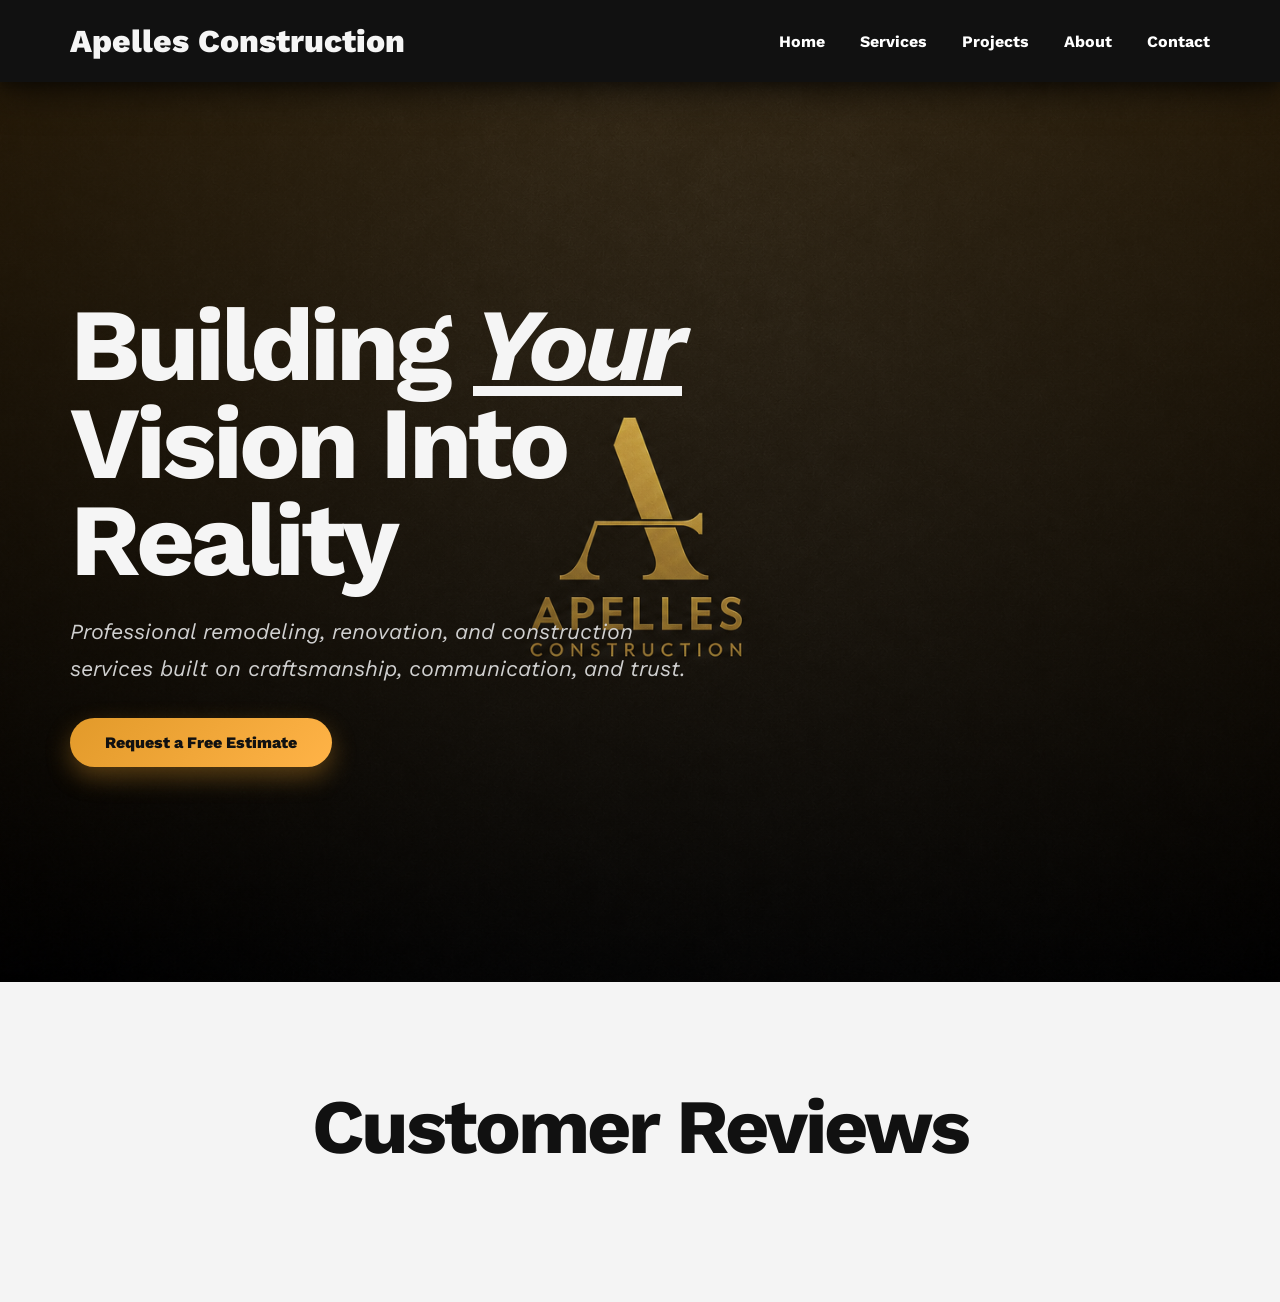
<file: index.html>
<!doctype html>
<html>
    <head>
        <title>Apelles Construction</title>
        <link rel="stylesheet" href="/index.css" />
    </head>

    <script>
        var script = document.createElement("script");
        script.type = "module";
        script.src = "https://widgets.revue.us/2.0/rw-widget-masonry.js";
        document.getElementsByTagName("head")[0].appendChild(script);
    </script>
    <script src="/javascript/index.js"></script>
    <body>
        <nav>
            <h2>Apelles Construction</h2>
            <div>
                <a href="/index.html">Home</a>
                <a href="/pages/services/">Services</a>
                <a href="/pages/projects/">Projects</a>
                <a href="/pages/about/">About</a>
                <a href="/pages/contact/">Contact</a>
            </div>
        </nav>

        <section id="hero">
            <div class="hero-content fly-in">
                <h1>
                    Building <i><u>Your</u></i> Vision Into Reality
                </h1>
                <p>
                    <i>
                        Professional remodeling, renovation, and construction
                        services built on craftsmanship, communication, and
                        trust.
                    </i>
                </p>
                <a class="button" href="/pages/contact/"
                    >Request a Free Estimate</a
                >
            </div>
        </section>
        <section id="reviews">
            <h2 class="fly-in">Customer Reviews</h2>

            <div id="reviews-widget">
                <div data-rw-masonry="51019"></div>
            </div>
        </section>
        <script src="/javascript/scroll.js"></script>
    </body>
</html>
</file>
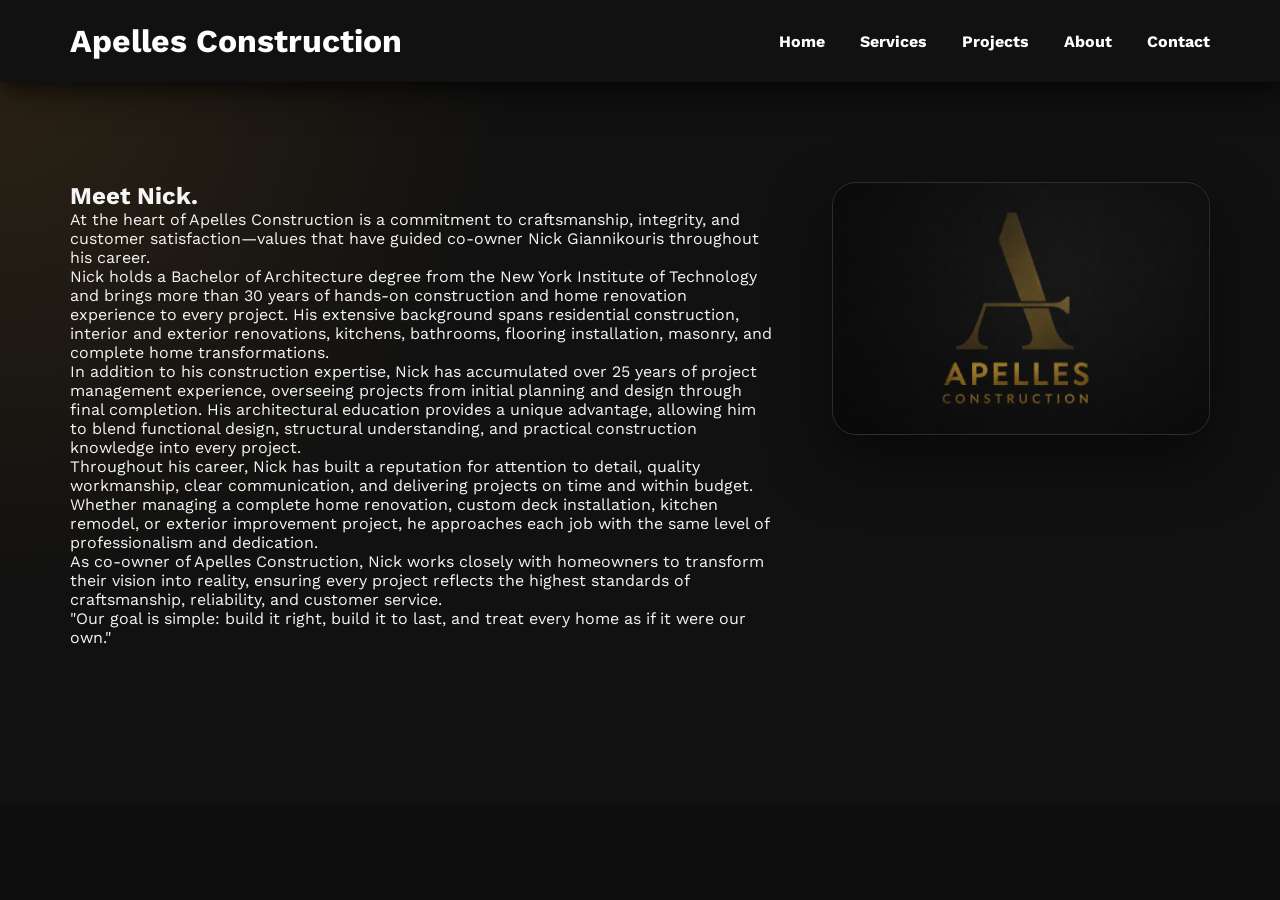
<file: pages/about/index.html>
<!DOCTYPE html>
<html lang="en">

<head>
  <meta charset="UTF-8">
  <meta name="viewport" content="width=device-width, initial-scale=1.0">

  <title>About | Apelles Construction</title>

  <link rel="stylesheet" href="/index.css">
</head>

<body>

  <nav>
    <h2>
      <a href="/">Apelles Construction</a>
    </h2>

    <div>
      <a href="/">Home</a>
      <a href="/pages/services/">Services</a>
      <a href="/pages/projects/">Projects</a>
      <a href="/pages/about/">About</a>
      <a href="/pages/contact/">Contact</a>
    </div>
  </nav>

  <section class="page">

    <div class="about-layout fly-in">
      <div class="about-content">

        <h1>Meet Nick.</h1>

        <p>
          At the heart of Apelles Construction is a commitment to craftsmanship,
          integrity, and customer satisfaction—values that have guided co-owner
          Nick Giannikouris throughout his career.
        </p>
        <p>
          Nick holds a Bachelor of Architecture degree from the New York
          Institute of Technology and brings more than 30 years of hands-on
          construction and home renovation experience to every project.
          His extensive background spans residential construction,
          interior and exterior renovations, kitchens, bathrooms,
          flooring installation, masonry, and complete home transformations.
        </p>
        <p>
          In addition to his construction expertise, Nick has accumulated
          over 25 years of project management experience, overseeing projects
          from initial planning and design through final completion.
          His architectural education provides a unique advantage,
          allowing him to blend functional design, structural understanding,
          and practical construction knowledge into every project.
        </p>
        <p>
          Throughout his career, Nick has built a reputation for attention
          to detail, quality workmanship, clear communication, and delivering
          projects on time and within budget. Whether managing a complete
          home renovation, custom deck installation, kitchen remodel,
          or exterior improvement project, he approaches each job with
          the same level of professionalism and dedication.
        </p>
        <p>
          As co-owner of Apelles Construction, Nick works closely with
          homeowners to transform their vision into reality, ensuring
          every project reflects the highest standards of craftsmanship,
          reliability, and customer service.
        </p>
        <blockquote>
          "Our goal is simple: build it right, build it to last,
          and treat every home as if it were our own."
        </blockquote>

        
      </div>
      <div class="about-pic">
          <img src="/assets/bg1.png" alt="Portrait of Nick Giannikouris">
        </div>
    </div>

  </section>

  <script src="/javascript/scroll.js"></script>

</body>

</html>
</file>
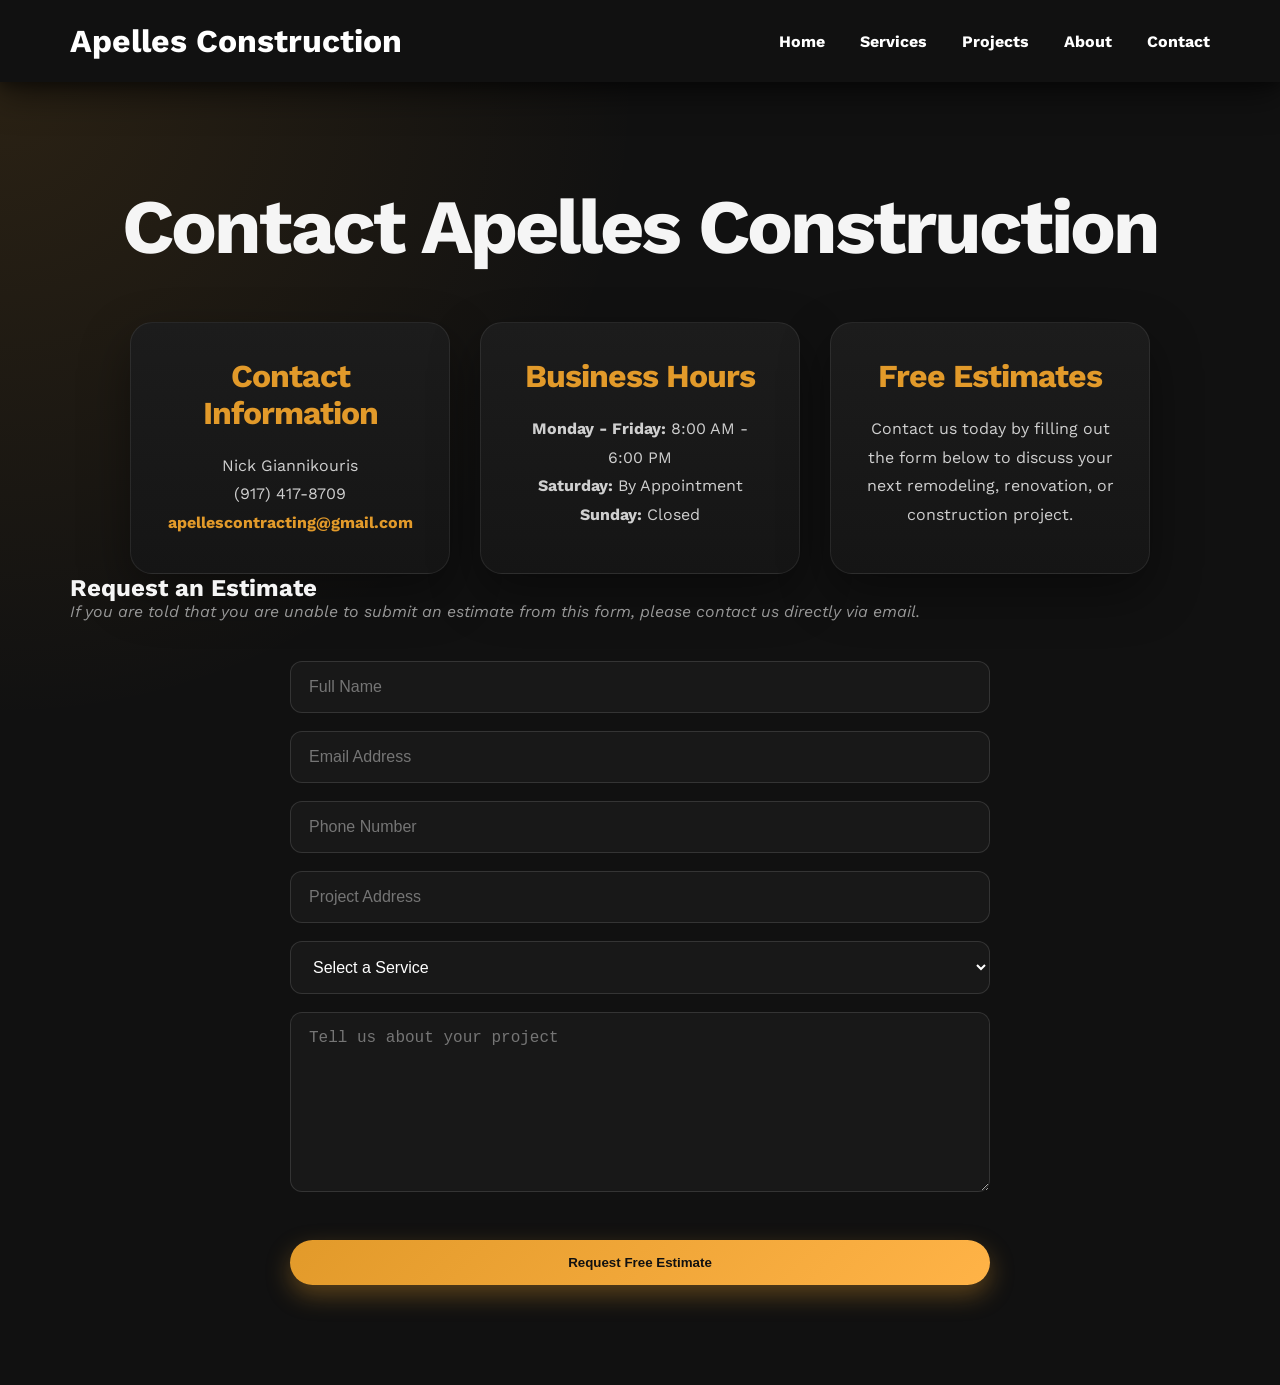
<file: pages/contact/index.html>
<!DOCTYPE html>
<html lang="en">
<head>
  <meta charset="UTF-8">
  <meta name="viewport" content="width=device-width, initial-scale=1.0">
  <title>Contact | Apelles Construction</title>
  <link rel="stylesheet" href="/index.css">
</head>
<body>
  <nav>
    <h2><a href="/index.html">Apelles Construction</a></h2>
    <div>
            <a href="/index.html">Home</a>
            <a href="/pages/services/">Services</a>
            <a href="/pages/projects/">Projects</a>
            <a href="/pages/about/">About</a>
            <a href="/pages/contact/">Contact</a>
        </div>
  </nav>

  <section class="page">
    <h1>Contact Apelles Construction</h1>

    <div class="contact-grid fly-in">

        <div class="contact-card">
            <h2>Contact Information</h2>
            <p>
                Nick Giannikouris<br>
                (917) 417-8709<br>
                <a href="mailto:apellescontracting@gmail.com">apellescontracting@gmail.com</a>
            </p>
        </div>

        <div class="contact-card">
            <h2>Business Hours</h2>
            <p>
                <b>Monday - Friday:</b> 8:00 AM - 6:00 PM<br>
                <b>Saturday:</b> By Appointment<br>
                <b>Sunday:</b> Closed
            </p>
        </div>

        <div class="contact-card">
            <h2>Free Estimates</h2>
            <p>
                Contact us today by filling out the form below to discuss your next remodeling,
                renovation, or construction project.
            </p>
        </div>

    </div>
    <div class="estimate-section fly-in">
        <h2>Request an Estimate</h2>
        <p class="disclaimer">If you are told that you are unable to submit an estimate from this form, please contact us directly via email.</p>
        <form action="https://formspree.io/f/mbdelayv" method="POST">
            <input id="form-name" name="name" type="text" placeholder="Full Name" required>
            <input id="form-email" name="email" type="email" placeholder="Email Address" required>
            <input id="form-phone" name="phone" type="tel" placeholder="Phone Number">
            <input id="form-address" name="address" type="text" placeholder="Project Address">

            <select id="form-service" name="service">
                <option value="">Select a Service</option>
                <option>Kitchen Remodel</option>
                <option>Bathroom Remodel</option>
                <option>Basement Finishing</option>
                <option>Deck Construction</option>
                <option>Whole Home Renovation</option>
                <option>Other (Must specify in description)</option>
            </select>

            <textarea id="form-description" name="description" placeholder="Tell us about your project"></textarea>

            <button type="submit" id="estimate-button">
                Request Free Estimate
            </button>
        </form>
    </div>
</section>
<script src="/javascript/scroll.js"></script>
</body>
</html>
</file>
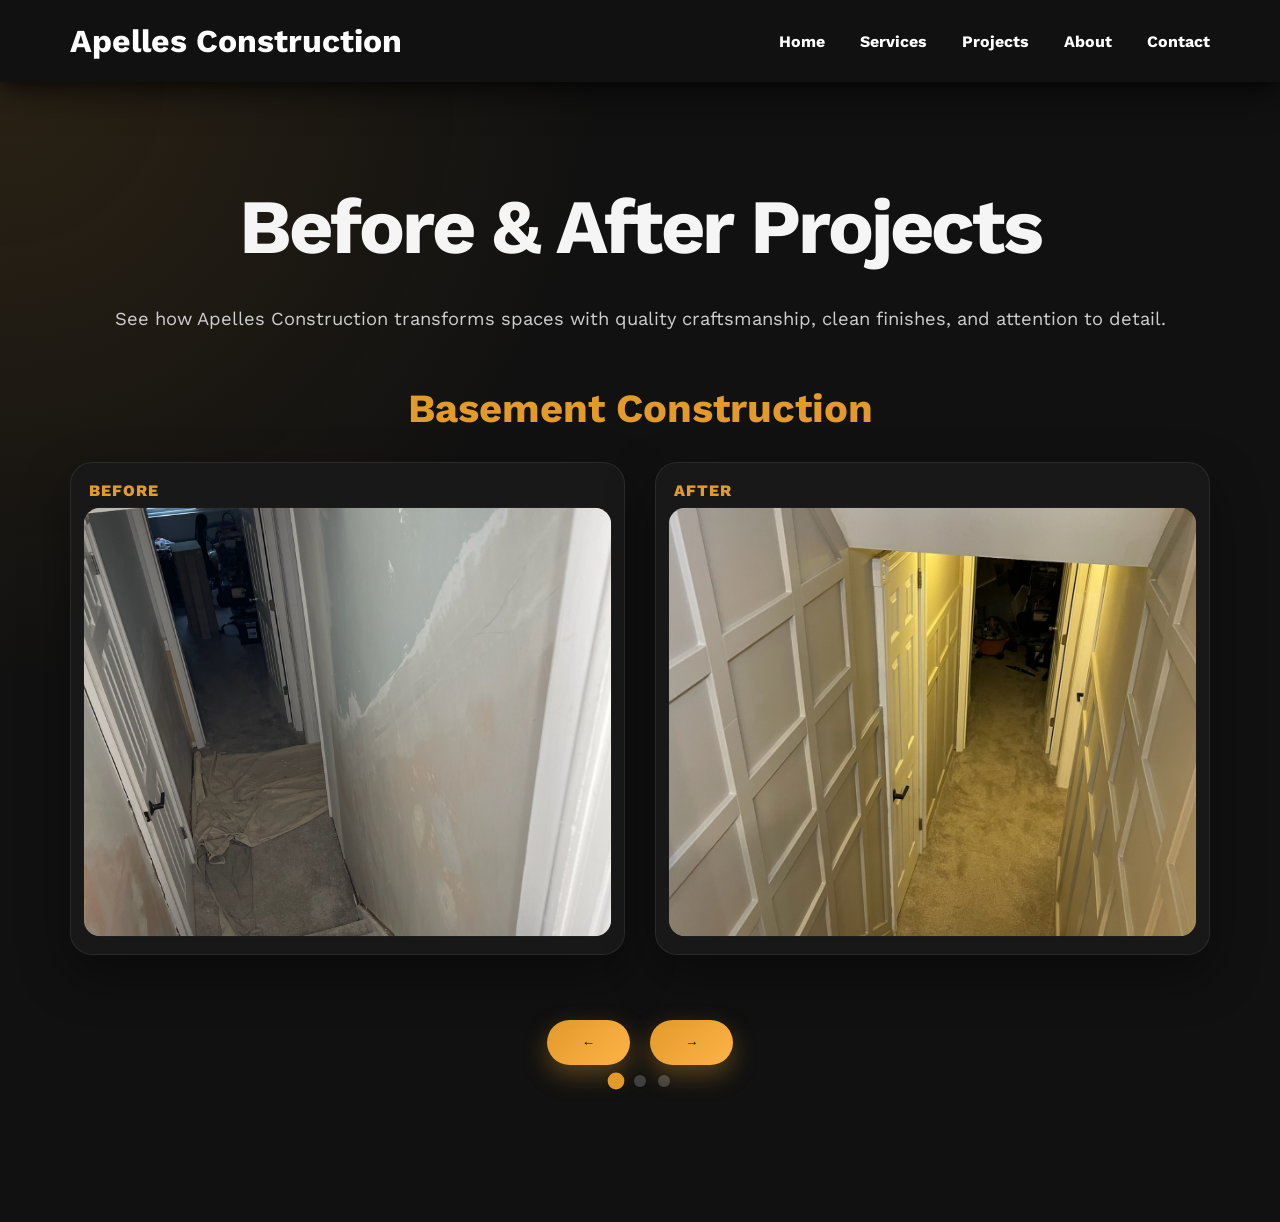
<file: pages/projects/index.html>
<!doctype html>
<html lang="en">

<head>
    <meta charset="UTF-8">
    <meta name="viewport" content="width=device-width, initial-scale=1.0">
    <title>Projects | Apelles Construction</title>
    <link rel="stylesheet" href="/index.css">
</head>

<body>
    <nav>
        <h2><a href="/">Apelles Construction</a></h2>
        <div>
            <a href="/">Home</a>
            <a href="/pages/services/">Services</a>
            <a href="/pages/projects/">Projects</a>
            <a href="/pages/about/">About</a>
            <a href="/pages/contact/">Contact</a>
        </div>
    </nav>

    <section class="page projects-page">
        <h1>Before & After Projects</h1>
        <p class="page-intro">
            See how Apelles Construction transforms spaces with quality craftsmanship,
            clean finishes, and attention to detail.
        </p>

        <div class="project-slider fly-in">

            <div class="project-slide active">
                <h2>Basement Construction</h2>
                <div class="before-after">
                    <div>
                        <span>Before</span>
                        <img src="/assets/projects/basement/before.jpg" alt="Kitchen before remodel">
                    </div>

                    <div>
                        <span>After</span>
                        <img src="/assets/projects/basement/after.jpg" alt="Kitchen after remodel">
                    </div>
                </div>
            </div>

            <div class="project-slide">
                <h2>Bathroom Renovation</h2>

                <div class="before-after">
                    <div>
                        <span>Before</span>
                        <img src="/assets/projects/bathroom/before.jpg" alt="Bathroom before renovation">
                    </div>

                    <div>
                        <span>After</span>
                        <img src="/assets/projects/bathroom/after.jpg" alt="Bathroom after renovation">
                    </div>
                </div>
            </div>

            <div class="project-slide">
                <h2>Deck Construction</h2>

                <div class="before-after">
                    <div>
                        <span>Before</span>
                        <img src="/assets/projects/deck/before.png" alt="Deck before construction">
                    </div>

                    <div>
                        <span>After</span>
                        <img src="/assets/projects/deck/after.png" alt="Deck after construction">
                    </div>
                </div>
            </div>

            <div class="slider-controls">
                <button onclick="previousProject()"><strong>&larr;</strong></button>
                <button onclick="nextProject()"><strong>&rarr;</strong></button>
            </div>
            <div class="slider-dots">
                <span class="dot active-dot"></span>
                <span class="dot"></span>
                <span class="dot"></span>
            </div>

        </div>
    </section>

    <script src="/javascript/projects.js"></script>
    <script src="/javascript/scroll.js"></script>
</body>

</html>
</file>
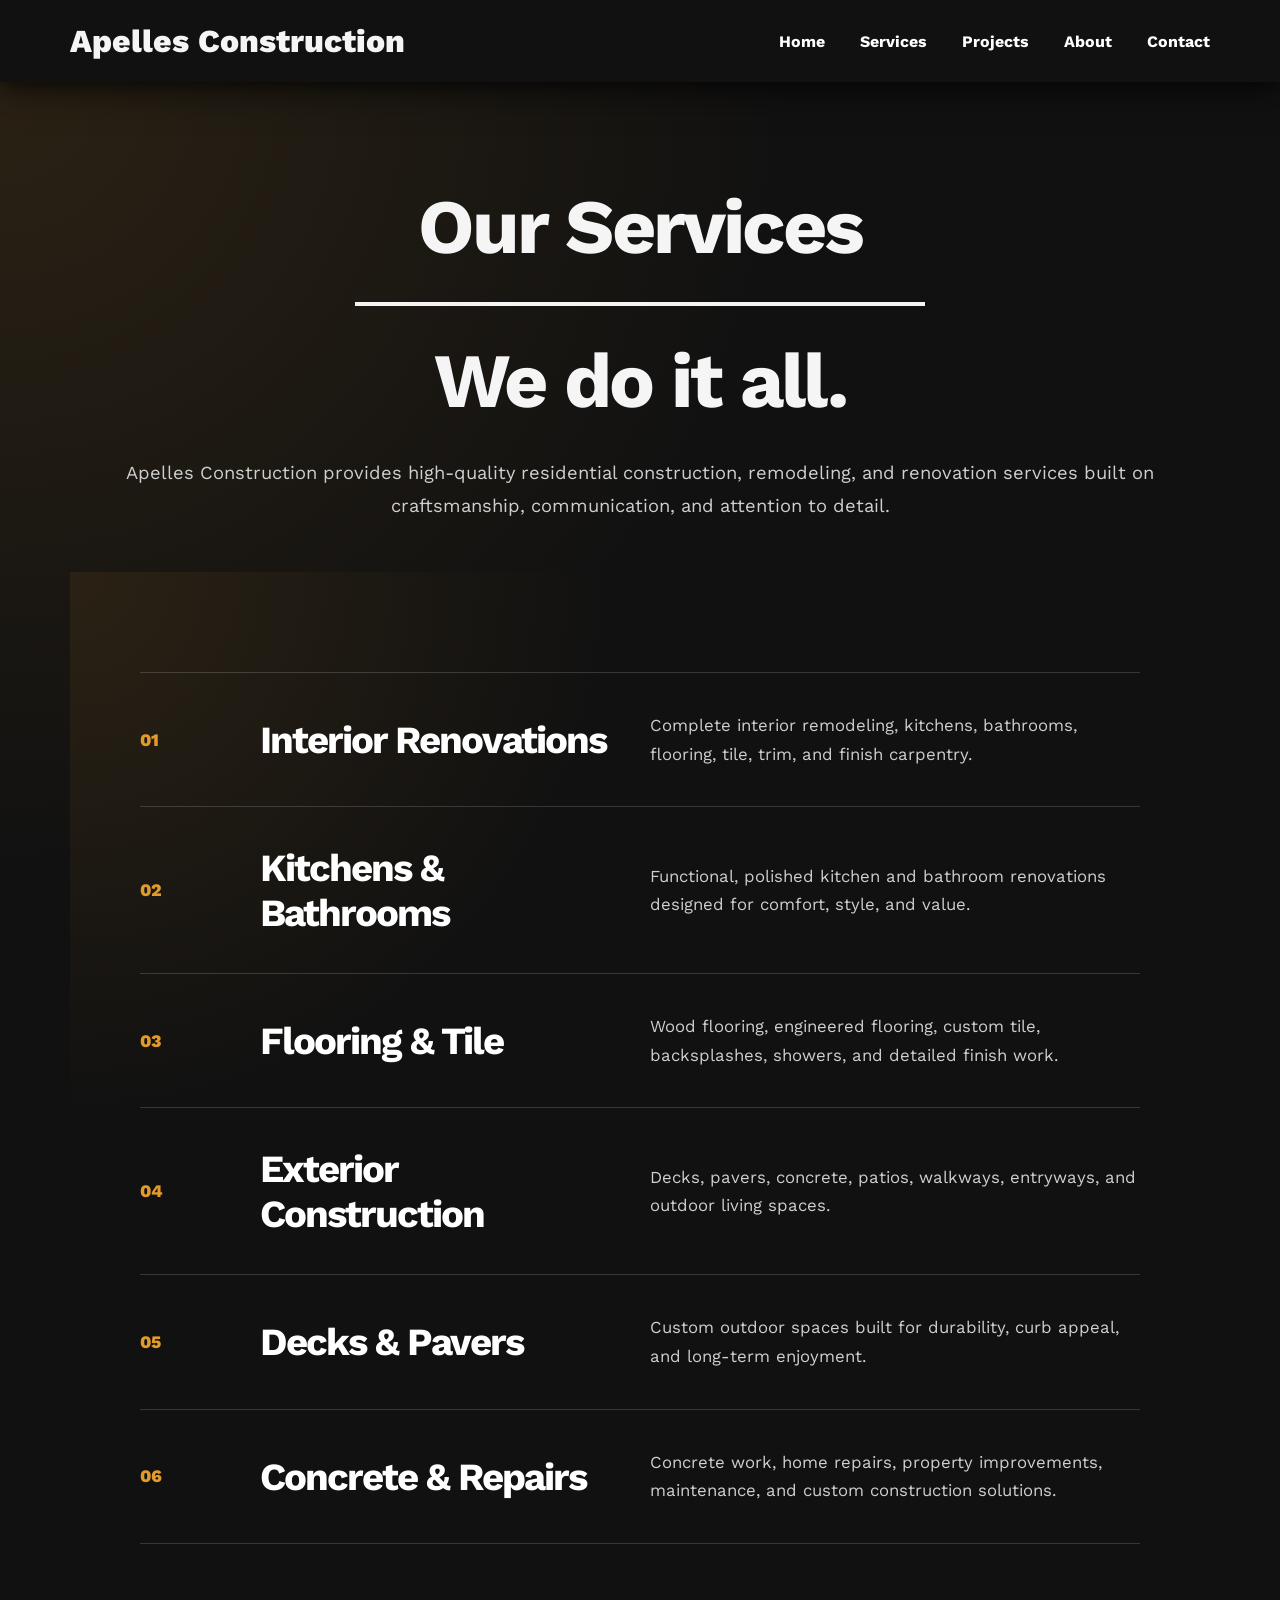
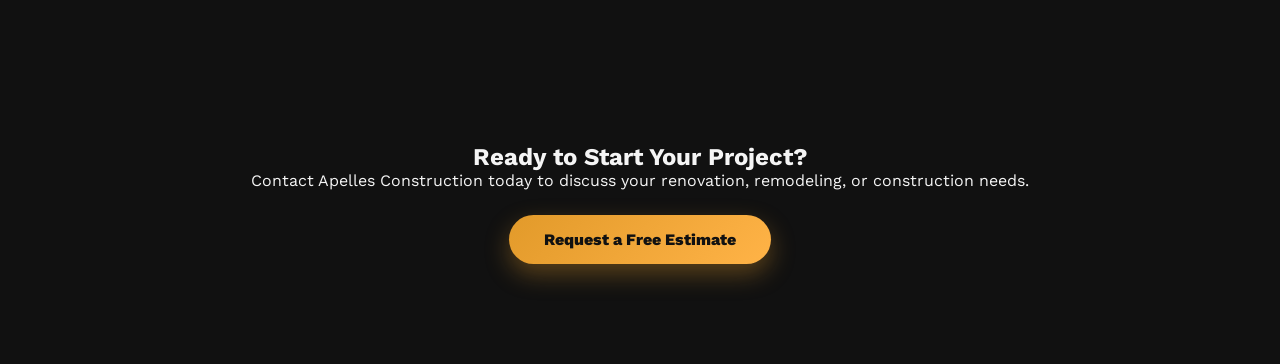
<file: pages/services/index.html>
<!DOCTYPE html>
<html lang="en">
<head>
    <meta charset="UTF-8">
    <meta name="viewport" content="width=device-width, initial-scale=1.0">
    <title>Services | Apelles Construction</title>
    <link rel="stylesheet" href="/index.css">
</head>

<body>
    <nav>
        <h2>Apelles Construction</h2>
        <div>
            <a href="/index.html">Home</a>
            <a href="/pages/services/">Services</a>
            <a href="/pages/projects/">Projects</a>
            <a href="/pages/about/">About</a>
            <a href="/pages/contact/">Contact</a>
        </div>
    </nav>

    <section class="page services-page fly-in">
        <h1>Our Services</h1>
        <hr>
        <h2>We do it all.</h2>

        <p>
            Apelles Construction provides high-quality residential construction,
            remodeling, and renovation services built on craftsmanship,
            communication, and attention to detail.
        </p>

        <section class="page services-page">

    <div class="service-list fly-in">
        <div class="service-row">
            <span>01</span>
            <h2>Interior Renovations</h2>
            <p>Complete interior remodeling, kitchens, bathrooms, flooring, tile, trim, and finish carpentry.</p>
        </div>

        <div class="service-row">
            <span>02</span>
            <h2>Kitchens & Bathrooms</h2>
            <p>Functional, polished kitchen and bathroom renovations designed for comfort, style, and value.</p>
        </div>

        <div class="service-row">
            <span>03</span>
            <h2>Flooring & Tile</h2>
            <p>Wood flooring, engineered flooring, custom tile, backsplashes, showers, and detailed finish work.</p>
        </div>

        <div class="service-row">
            <span>04</span>
            <h2>Exterior Construction</h2>
            <p>Decks, pavers, concrete, patios, walkways, entryways, and outdoor living spaces.</p>
        </div>

        <div class="service-row">
            <span>05</span>
            <h2>Decks & Pavers</h2>
            <p>Custom outdoor spaces built for durability, curb appeal, and long-term enjoyment.</p>
        </div>

        <div class="service-row">
            <span>06</span>
            <h2>Concrete & Repairs</h2>
            <p>Concrete work, home repairs, property improvements, maintenance, and custom construction solutions.</p>
        </div>
    </div>
</section>
<br>
        <div class="service-cta fly-in">
            <h2>Ready to Start Your Project?</h2>
            <p>
                Contact Apelles Construction today to discuss your renovation,
                remodeling, or construction needs.
            </p>
            <a class="button" href="/pages/contact/">Request a Free Estimate</a>
        </div>
    </section>

    <script src="/javascript/scroll.js"></script>
</body>
</html>
</file>
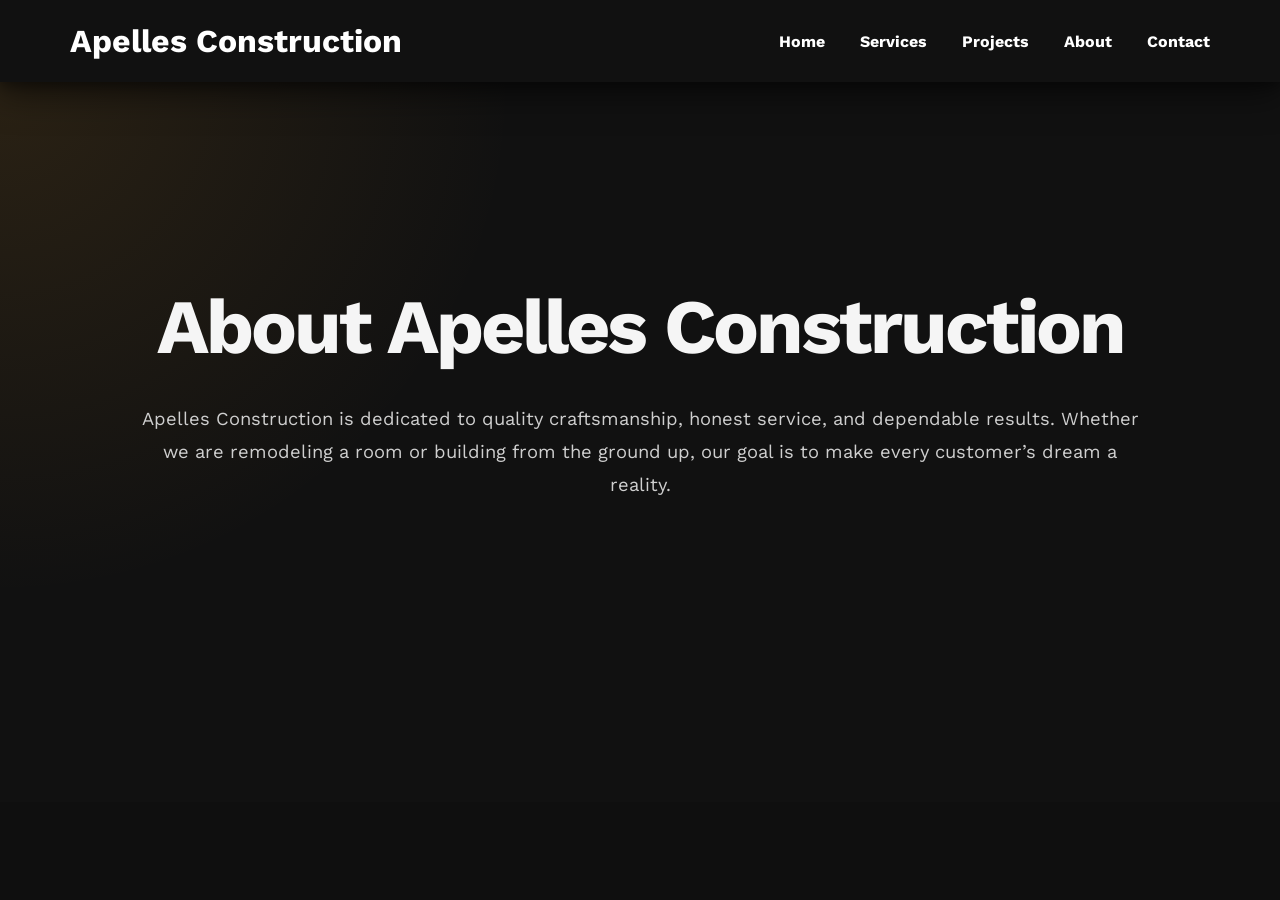
<file: about.html>
<!DOCTYPE html>
<html>
<head>
  <title>About | Apelles Construction</title>
  <link rel="stylesheet" href="index.css">
</head>
<body>
  <nav>
    <h2><a href="index.html">Apelles Construction</a></h2>
    <div>
      <a href="index.html">Home</a>
      <a href="services.html">Services</a>
      <a href="projects.html">Projects</a>
      <a href="about.html">About</a>
      <a href="contact.html">Contact</a>
    </div>
  </nav>

  <section class="page">
    <section class="fly-in">
    <h1>About Apelles Construction</h1>
    <p>
      Apelles Construction is dedicated to quality craftsmanship, honest service,
      and dependable results. Whether we are remodeling a room or building from
      the ground up, our goal is to make every customer’s dream a reality.
    </p>
    </section>
  </section>
<script src="javascript/scroll.js"></script>
</body>
</html>
</file>
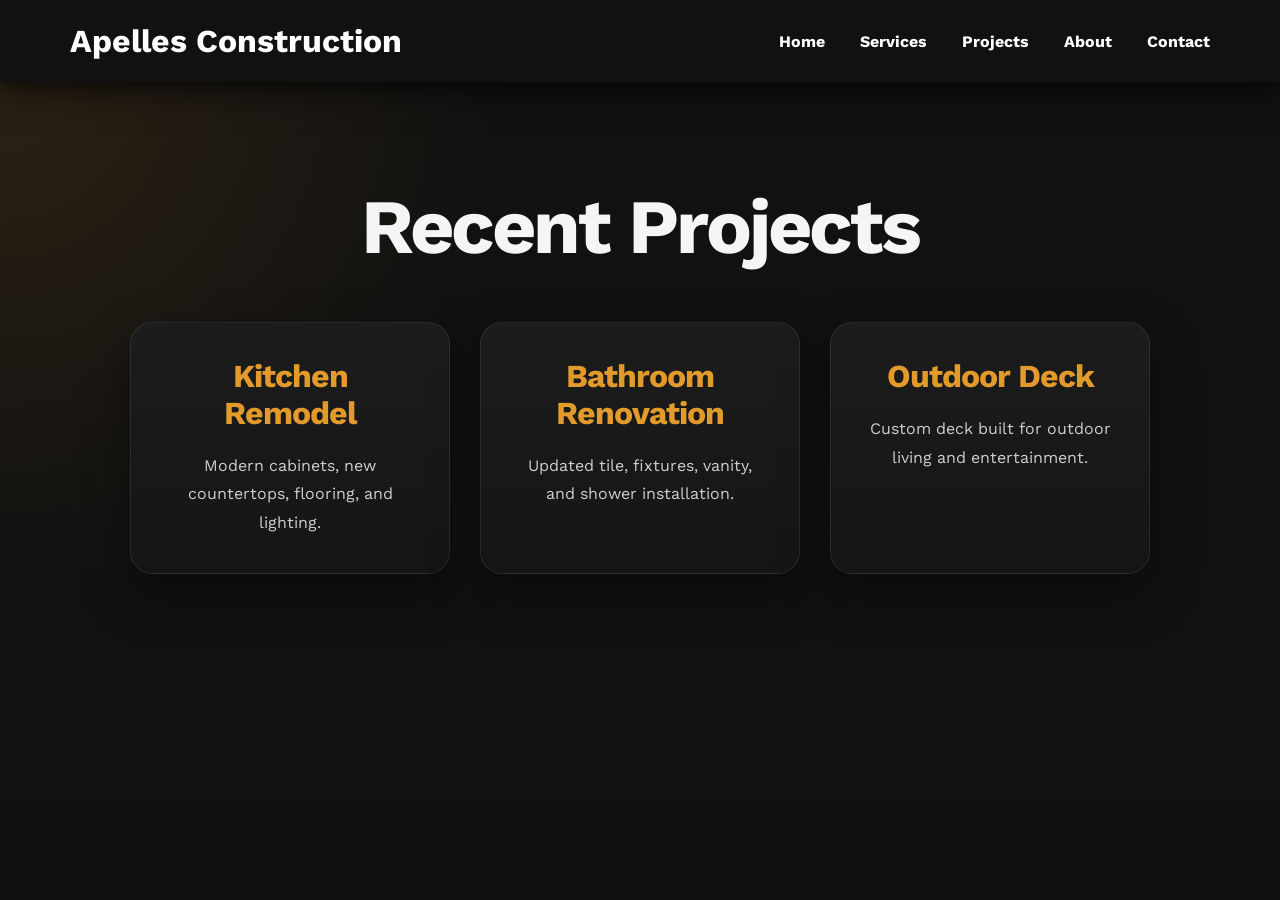
<file: projects.html>
<!DOCTYPE html>
<html>
<head>
  <title>Projects | Apelles Construction</title>
  <link rel="stylesheet" href="index.css">
</head>
<body>
  <nav>
    <h2><a href="index.html">Apelles Construction</a></h2>
    <div>
      <a href="index.html">Home</a>
      <a href="services.html">Services</a>
      <a href="projects.html">Projects</a>
      <a href="about.html">About</a>
      <a href="contact.html">Contact</a>
    </div>
  </nav>

  <section class="page">
    <h1>Recent Projects</h1>

    <div class="cards">
      <div class="card fly-in">
        <h3>Kitchen Remodel</h3>
        <p>Modern cabinets, new countertops, flooring, and lighting.</p>
      </div>

      <div class="card fly-in">
        <h3>Bathroom Renovation</h3>
        <p>Updated tile, fixtures, vanity, and shower installation.</p>
      </div>

      <div class="card fly-in">
        <h3>Outdoor Deck</h3>
        <p>Custom deck built for outdoor living and entertainment.</p>
      </div>
    </div>
  </section>
<script src="javascript/scroll.js"></script>

</body>
</html>
</file>
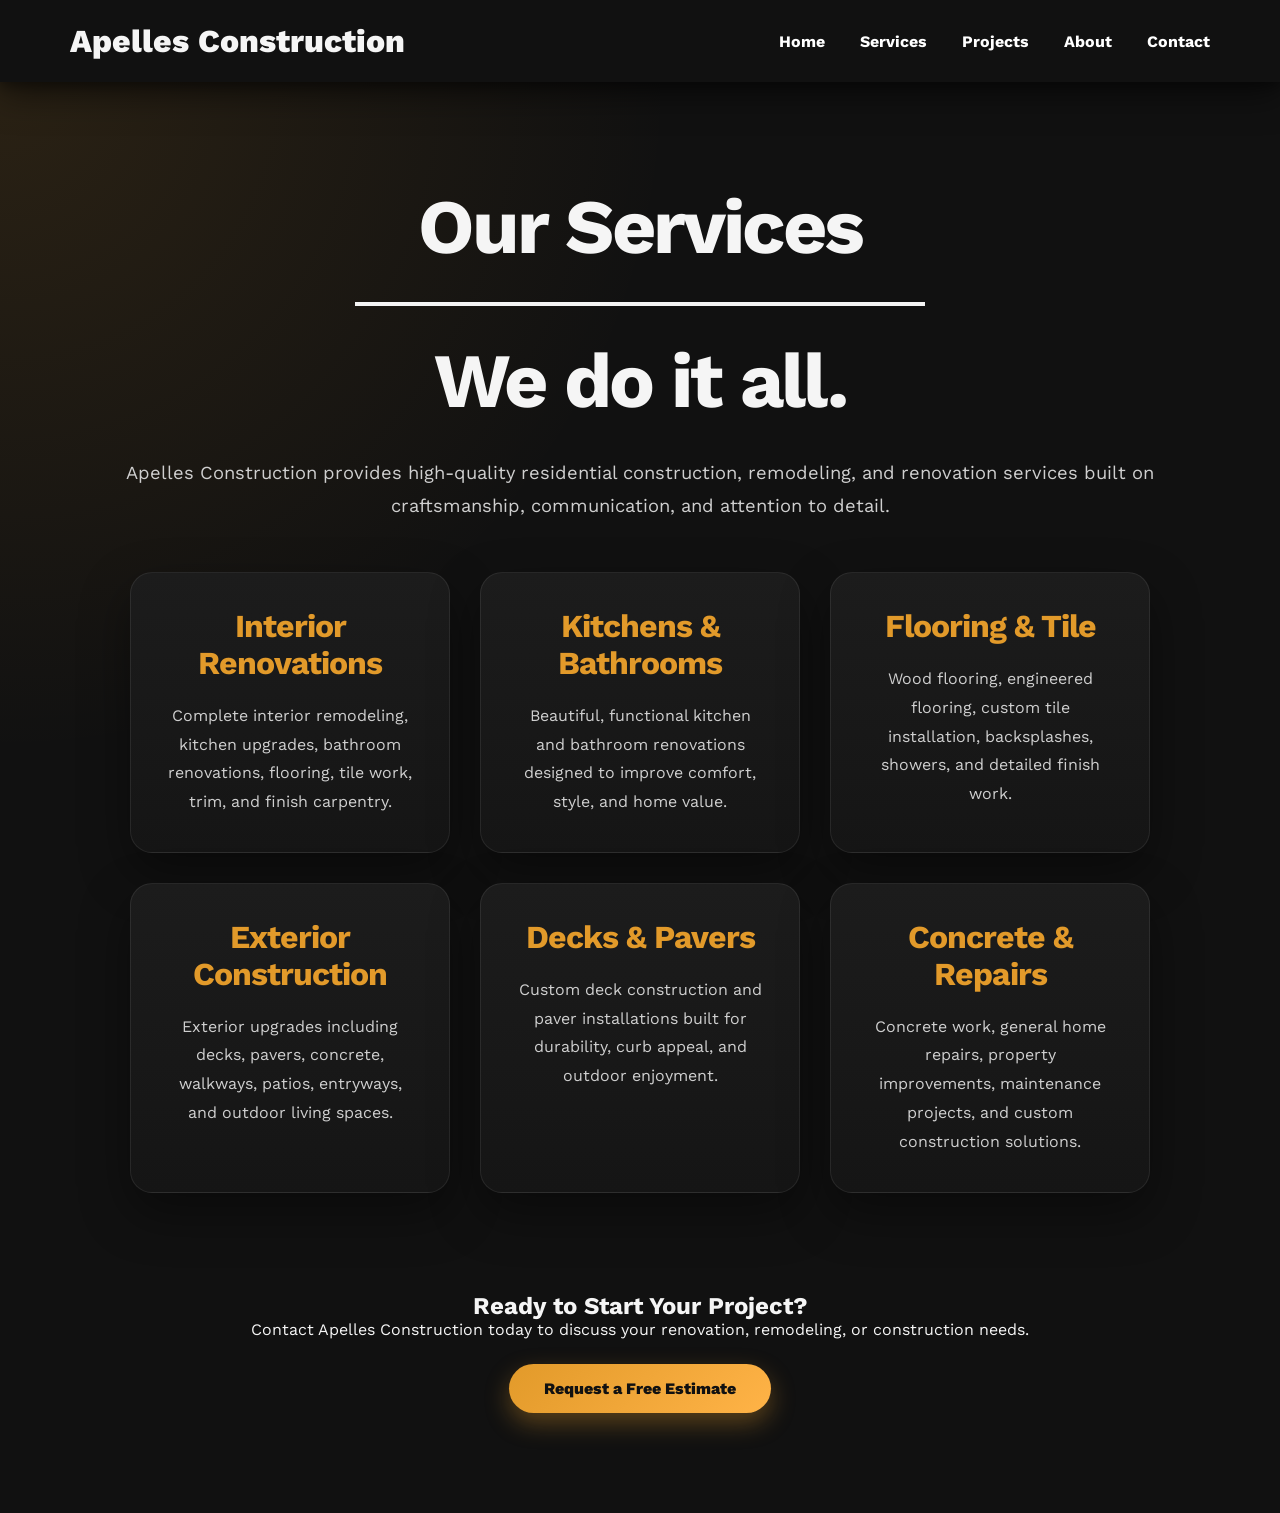
<file: services.html>
<!DOCTYPE html>
<html>
<head>
    <title>Services | Apelles Construction</title>
    <link rel="stylesheet" href="index.css">
</head>

<body>
    <nav>
        <h2>Apelles Construction</h2>
        <div>
            <a href="index.html">Home</a>
            <a href="services.html">Services</a>
            <a href="projects.html">Projects</a>
            <a href="about.html">About</a>
            <a href="contact.html">Contact</a>
        </div>
    </nav>

    <section class="page services-page fly-in">
        <h1>Our Services</h1>
        <hr>
        <h2>We do it all.</h2>

        <p>
            Apelles Construction provides high-quality residential construction,
            remodeling, and renovation services built on craftsmanship,
            communication, and attention to detail.
        </p>

        <div class="cards services-grid">
            <div class="card fly-in">
                <h3>Interior Renovations</h3>
                <p>
                    Complete interior remodeling, kitchen upgrades, bathroom
                    renovations, flooring, tile work, trim, and finish carpentry.
                </p>
            </div>

            <div class="card fly-in">
                <h3>Kitchens & Bathrooms</h3>
                <p>
                    Beautiful, functional kitchen and bathroom renovations
                    designed to improve comfort, style, and home value.
                </p>
            </div>

            <div class="card fly-in">
                <h3>Flooring & Tile</h3>
                <p>
                    Wood flooring, engineered flooring, custom tile installation,
                    backsplashes, showers, and detailed finish work.
                </p>
            </div>

            <div class="card fly-in">
                <h3>Exterior Construction</h3>
                <p>
                    Exterior upgrades including decks, pavers, concrete,
                    walkways, patios, entryways, and outdoor living spaces.
                </p>
            </div>

            <div class="card fly-in">
                <h3>Decks & Pavers</h3>
                <p>
                    Custom deck construction and paver installations built for
                    durability, curb appeal, and outdoor enjoyment.
                </p>
            </div>

            <div class="card fly-in">
                <h3>Concrete & Repairs</h3>
                <p>
                    Concrete work, general home repairs, property improvements,
                    maintenance projects, and custom construction solutions.
                </p>
            </div>
        </div>
<br>
        <div class="service-cta fly-in">
            <h2>Ready to Start Your Project?</h2>
            <p>
                Contact Apelles Construction today to discuss your renovation,
                remodeling, or construction needs.
            </p>
            <a class="button" href="contact.html">Request a Free Estimate</a>
        </div>
    </section>

    <script src="javascript/scroll.js"></script>
</body>
</html>
</file>
<file: index.css>
@import url("https://fonts.googleapis.com/css2?family=Work+Sans:ital,wght@0,100..900;1,100..900&display=swap");

* {
    box-sizing: border-box;
    margin: 0;
    padding: 0;
}

html {
    scroll-behavior: smooth;
}

body {
    font-family: "Work Sans", sans-serif;
    background: #0f0f0f;
    color: #f5f5f5;
    overflow-x: hidden;
}

/* NAV */

nav {
    position: sticky;
    top: 0;
    z-index: 1000;
    display: flex;
    justify-content: space-between;
    align-items: center;
    padding: 22px 70px;
    background: rgba(18, 18, 18, 0.92);
    backdrop-filter: blur(10px);
    box-shadow: 0 4px 12px rgba(0,0,0,.35), 0 12px 35px rgba(0,0,0,.5);
}

nav h2 {
    font-size: 2rem;
    font-weight: 800;
}

nav a {
    color: white;
    text-decoration: none;
    margin-left: 30px;
    font-weight: 700;
    position: relative;
}

nav h2 a {
    margin-left: 0;
}

nav a::after {
    content: "";
    position: absolute;
    left: 0;
    bottom: -6px;
    width: 0;
    height: 3px;
    background: #e29a2a;
    transition: .3s;
}

nav a:hover::after {
    width: 100%;
}

/* HERO */

#hero {
    min-height: 100vh;
    display: flex;
    align-items: center;
    padding: 140px 70px;
    background:
        linear-gradient(180deg, #e29b2a28, rgba(0,0,0,.25)),
        url("assets/bg2.png");
    background-size: cover;
    background-position: center;
}

.hero-content {
    max-width: 800px;
}

#hero h1 {
    font-size: clamp(4rem, 8vw, 7rem);
    line-height: 0.95;
    letter-spacing: -4px;
    margin-bottom: 25px;
}

#hero p {
    max-width: 650px;
    font-size: 1.35rem;
    line-height: 1.7;
    color: #d0d0d0;
}

/* BUTTONS */

.button,
button {
    display: inline-block;
    margin-top: 30px;
    padding: 15px 35px;
    border: none;
    border-radius: 999px;
    background: linear-gradient(135deg, #e29a2a, #ffb347);
    color: #111;
    text-decoration: none;
    font-weight: 800;
    cursor: pointer;
    transition: .25s;
    box-shadow: 0 10px 25px rgba(226,154,42,.35);
}

.button:hover,
button:hover {
    transform: translateY(-4px);
    box-shadow: 0 18px 35px rgba(226,154,42,.5);
}

/* SECTIONS */

section {
    padding: 100px 70px;
}

.page {
    min-height: 80vh;
    background:
        radial-gradient(circle at top left, rgba(226,154,42,.12), transparent 35%),
        #111;
}

section > h1,
section > h2,
.page > h1 {
    text-align: center;
    font-size: clamp(3rem, 6vw, 5rem);
    margin-bottom: 30px;
    letter-spacing: -3px;
}

.page > p,
section > p,
.page-intro {
    max-width: 1100px;
    margin: 0 auto 50px;
    font-size: 1.15rem;
    font-weight: 400;
    line-height: 1.8;
    text-align: center;
    color: #cfcfcf;
}

section hr {
    background-color: #f4f4f4;
    border: none;
    height: 4px;
    width: 50%;
    margin: 30px auto;
}

/* CARDS */

.cards,
.contact-grid,
.services-grid {
    display: grid;
    grid-template-columns: repeat(auto-fit, minmax(300px, 320px));
    justify-content: center;
    gap: 30px;
    max-width: 1400px;
    margin: 50px auto 0;
}

.card,
.contact-card {
    background: linear-gradient(180deg, #1c1c1c, #151515);
    border: 1px solid rgba(255,255,255,.08);
    border-radius: 22px;
    padding: 35px;
    box-shadow: 0 20px 50px rgba(0,0,0,.4);
    transition: .25s;
}

.card:hover,
.contact-card:hover {
    transform: translateY(-8px);
    border-color: rgba(226,154,42,.5);
}

.card h2,
.card h3,
.contact-card h2 {
    color: #e29a2a;
    font-size: 2rem;
    line-height: 1.15;
    margin-bottom: 20px;
    letter-spacing: -1px;
    text-align: center;
}

.card p,
.contact-card p {
    font-size: 1rem;
    line-height: 1.8;
    color: #cfcfcf;
    text-align: center;
}

/* CONTACT */

.contact-card {
    text-align: center;
}

.contact-card a {
    color: #e29a2a;
    text-decoration: none;
    font-weight: 700;
}

.contact-card a:hover {
    opacity: 0.8;
}

.disclaimer {
    color: #979797;
    font-style: italic;
}

/* ABOUT */

.about-layout {
    max-width: 1300px;
    margin: 0 auto;
    display: grid;
    grid-template-columns: 1.3fr .7fr;
    gap: 60px;
    align-items: start;
}

.about-text h1 {
    text-align: left;
    font-size: clamp(3rem, 6vw, 5rem);
    margin-bottom: 35px;
    letter-spacing: -3px;
}

.about-text p {
    font-size: 1.15rem;
    line-height: 1.9;
    color: #d4d4d4;
    margin-bottom: 25px;
}

.about-text blockquote {
    margin-top: 50px;
    padding: 30px;
    border-left: 4px solid #e29a2a;
    background: rgba(255,255,255,.03);
    font-size: 1.3rem;
    font-style: italic;
    color: white;
}

.about-pic {
    position: sticky;
    top: 120px;
}

.about-pic img {
    width: 100%;
    max-width: 420px;
    border-radius: 24px;
    box-shadow: 0 25px 60px rgba(0,0,0,.5);
    border: 1px solid rgba(255,255,255,.12);
}

/* FORM */

form {
    max-width: 700px;
    margin: 40px auto 0;
    display: grid;
    gap: 18px;
}

input,
textarea,
select {
    width: 100%;
    padding: 16px 18px;
    background: #181818;
    border: 1px solid rgba(255,255,255,.12);
    border-radius: 12px;
    color: white;
    font-size: 1rem;
    outline: none;
}

input:focus,
textarea:focus,
select:focus {
    border-color: #e29a2a;
    box-shadow: 0 0 0 4px rgba(226,154,42,.15);
}

textarea {
    min-height: 180px;
    resize: vertical;
}

/* REVIEWS */

#reviews {
    background: #f4f4f4;
    color: #111;
    text-align: center;
}

#reviews-widget {
    width: 100%;
    max-width: 1450px;
    margin: 0 auto;
}

#reviews p {
    color: #444;
}

/* PROJECT SLIDER */

.project-slider {
    max-width: 1300px;
    margin: 0 auto;
}


.project-slide {
    display: none;
    opacity: 0;
    transform: translateX(40px);
    transition: opacity .6s ease, transform .6s ease;
}
.project-slide.active {
    display: block;
    opacity: 1;
    transform: translateX(0);
}


.project-slide h2 {
    color: #e29a2a;
    text-align: center;
    font-size: 2.5rem;
    margin-bottom: 30px;
}

.project-slide.active h2 {
    opacity: 1;
    transform: translateY(0);
}

.before-after {
    display: grid;
    grid-template-columns: 1fr 1fr;
    gap: 30px;
}


.before-after div {
    background: #181818;
    border-radius: 22px;
    padding: 18px;
    border: 1px solid rgba(255,255,255,.08);
    box-shadow: 0 20px 50px rgba(0,0,0,.4);
    overflow: hidden;
}

.before-after span {
    display: block;
    color: #e29a2a;
    font-weight: 800;
    margin-bottom: 12px;
    text-transform: uppercase;
    letter-spacing: 1px;
}

.before-after img {
    width: 100%;
    height: 420px;
    object-fit: cover;
    border-radius: 16px;
    transition: transform .6s ease, filter .6s ease;
}

.project-slide.active img {
    transform: scale(1.02);
}

.before-after div:hover img {
    transform: scale(1.05);
}

.slider-controls {
    display: flex;
    justify-content: center;
    gap: 20px;
    margin: 35px 0 10px;
}

.slider-dots {
    display: flex;
    justify-content: center;
    gap: 12px;
    margin-bottom: 35px;
}

.dot {
    width: 12px;
    height: 12px;
    border-radius: 50%;
    background: rgba(255,255,255,.2);
    transition: .3s;
}

.active-dot {
    background: #e29a2a;
    transform: scale(1.4);
}

/* SCROLL ANIMATION */

.fly-in {
    opacity: 0;
    transform: translateY(40px);
}

.fly-in.show {
    opacity: 1;
    transform: translateY(0);
    transition: opacity .8s ease, transform .8s ease;
}

/* SERVICES */

.services-header {
    max-width: 950px;
    margin: 0 auto 70px;
    text-align: center;
}

.services-header h1 {
    font-size: clamp(3.5rem, 7vw, 6rem);
    margin-bottom: 25px;
}

.services-header p {
    font-size: 1.2rem;
    line-height: 1.8;
    color: #cfcfcf;
}

.service-list {
    max-width: 1200px;
    margin: 0 auto;
    border-top: 1px solid rgba(255,255,255,0.16);
}

.service-row {
    display: grid;
    grid-template-columns: 80px 1fr 1.4fr;
    gap: 40px;
    align-items: center;
    padding: 38px 0;
    border-bottom: 1px solid rgba(255,255,255,0.16);
}

.service-row span {
    color: #e29a2a;
    font-weight: 800;
    font-size: 1.1rem;
}

.service-row h2 {
    color: white;
    font-size: clamp(1.8rem, 3vw, 3rem);
    letter-spacing: -2px;
}

.service-row p {
    color: #cfcfcf;
    line-height: 1.7;
    font-size: 1.05rem;
}

.service-row:hover h2 {
    color: #e29a2a;
}

.service-cta {
    max-width: 900px;
    margin: 80px auto 0;
    text-align: center;
}

.service-cta p {
    text-align: center;
    margin: 0 auto;
}

.service-cta .button {
    margin-top: 25px;
}

/* FOOTER */

footer {
    padding: 40px;
    text-align: center;
    background: #080808;
    color: #aaa;
}

/* MOBILE */

@media (max-width: 900px) {
    nav {
        flex-direction: column;
        gap: 15px;
        padding: 22px;
    }

    nav a {
        margin: 0 10px;
    }

    section,
    #hero {
        padding: 70px 25px;
    }

    #hero {
        min-height: 80vh;
    }

    #hero h1 {
        font-size: 4rem;
    }

    .about-layout {
        grid-template-columns: 1fr;
    }

    .about-text h1 {
        text-align: center;
    }

    .about-pic {
        position: static;
        text-align: center;
    }

    .before-after {
        grid-template-columns: 1fr;
    }

    .before-after img {
        height: 300px;
    }

    .project-slider {
        min-height: 1050px;
    }

    .service-row {
        grid-template-columns: 1fr;
        gap: 12px;
    }
}
</file>
